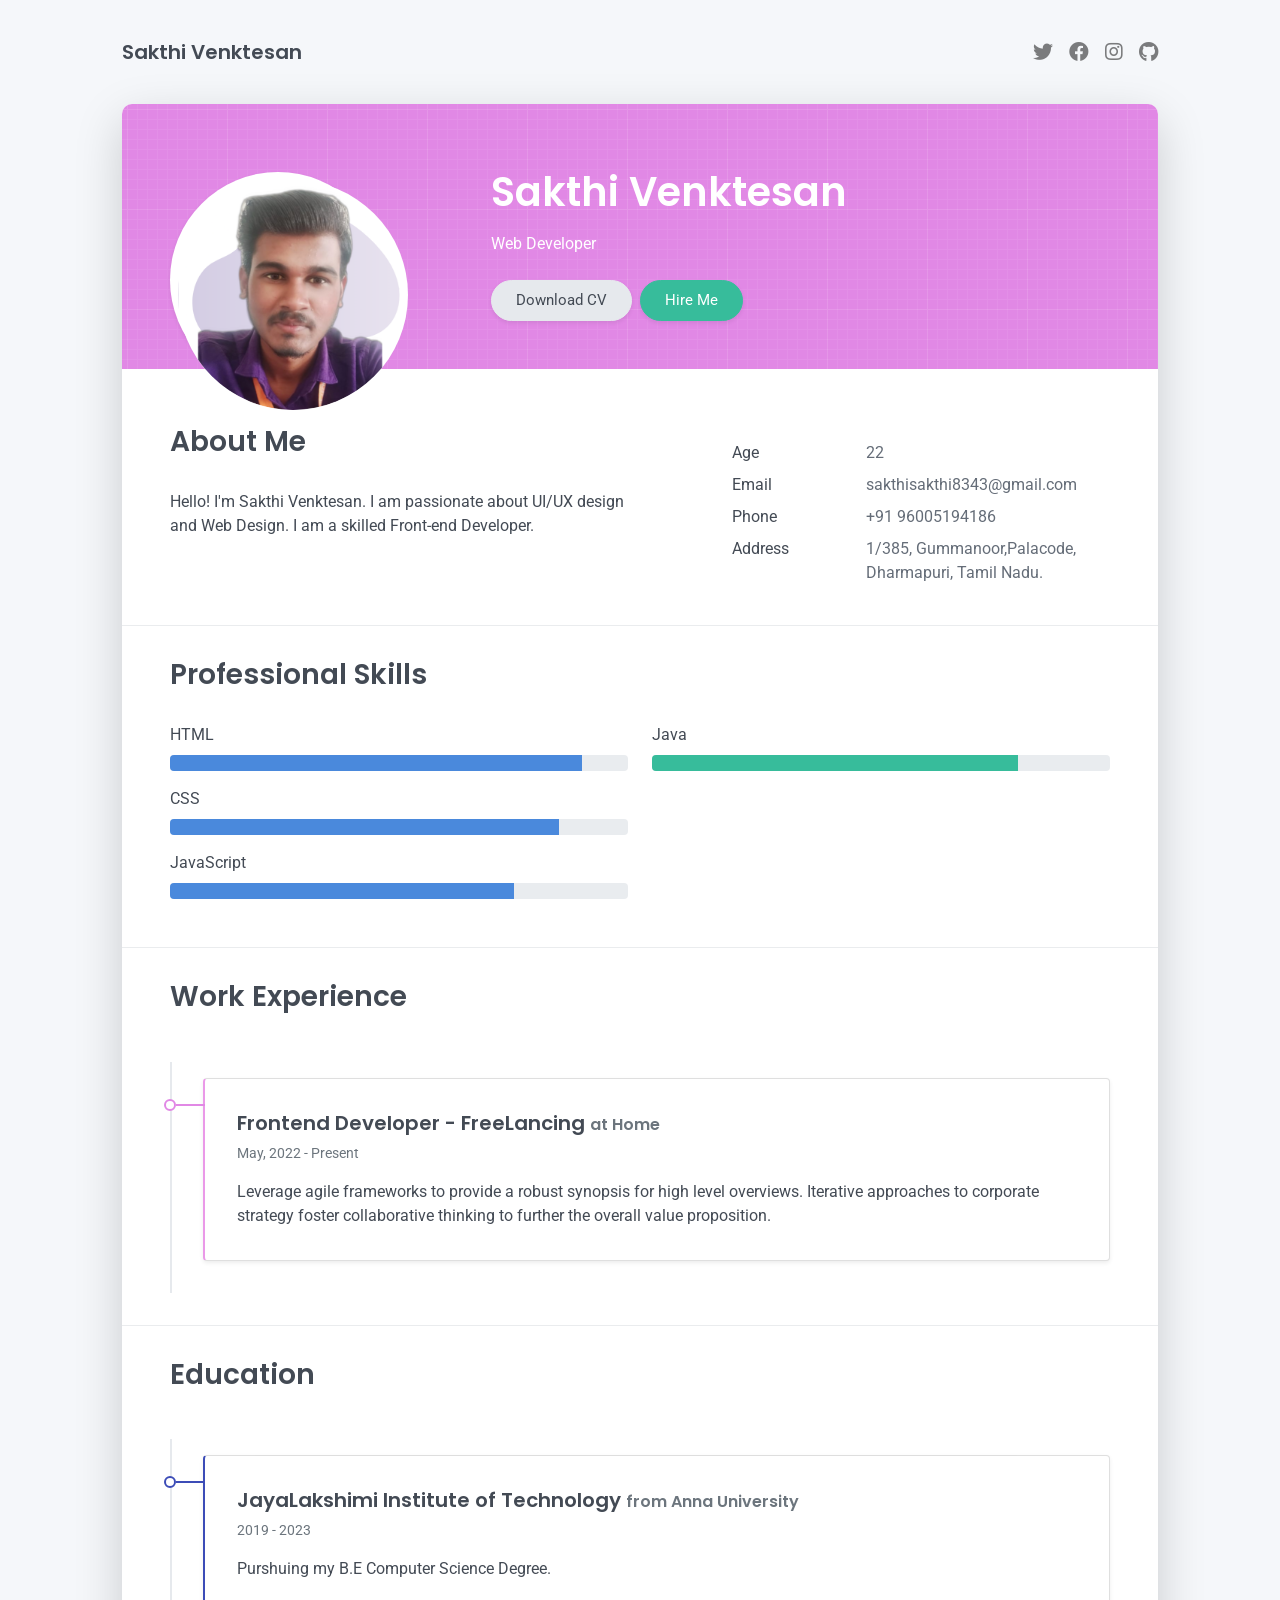
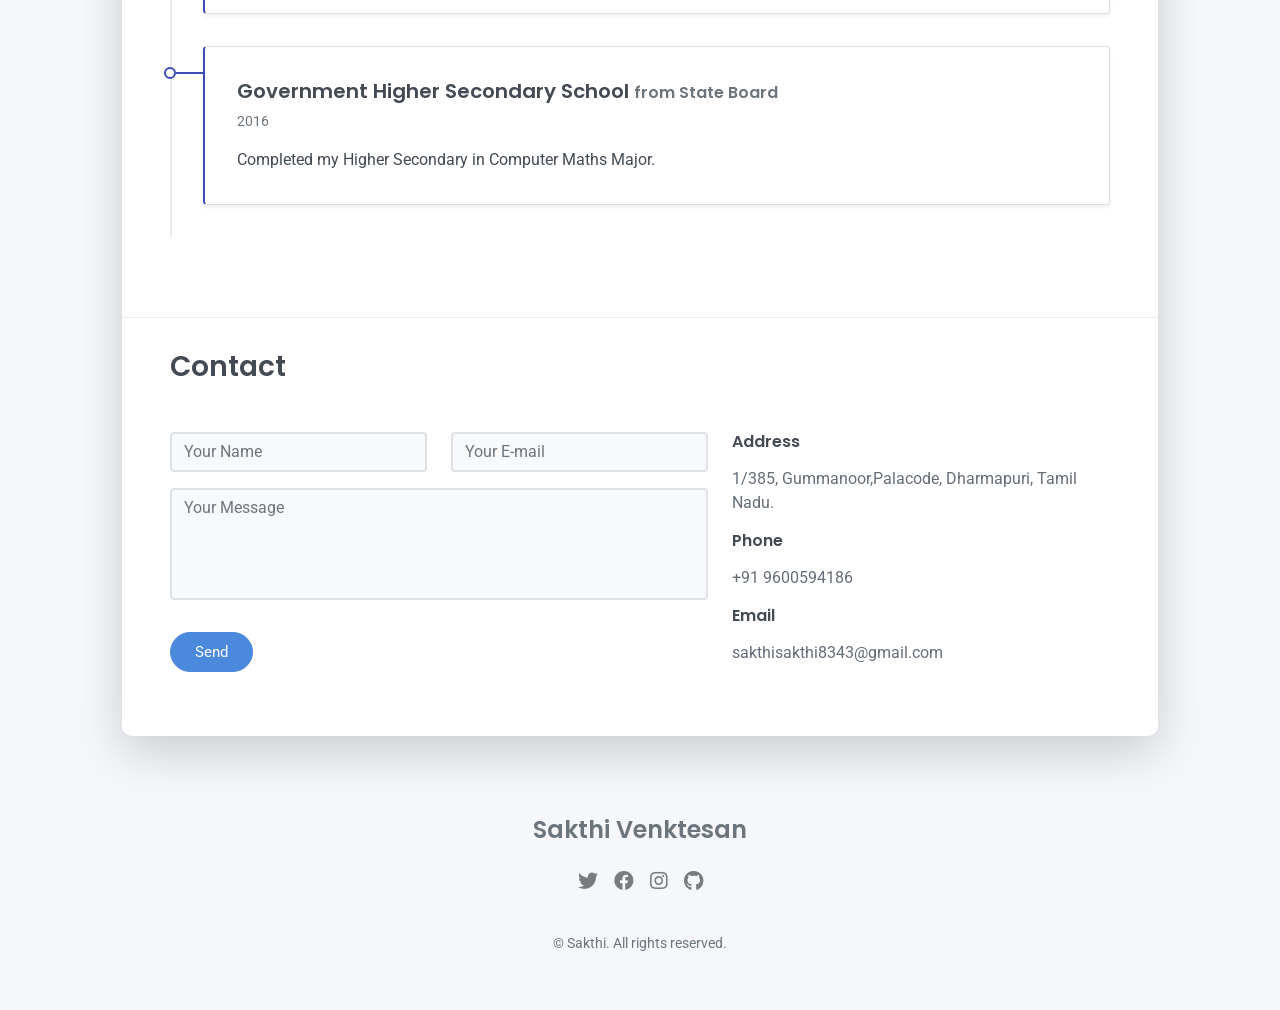
<file: ASSIGNMENTS/TEAM MEMBER-1/Assignment-1/index.html>
<!DOCTYPE html>
<html lang="en-US">
  <head>
    <meta charset="UTF-8" />
    <meta http-equiv="X-UA-Compatible" content="IE=edge" />
    <meta name="viewport" content="width=device-width, initial-scale=1" />
    <title>Sakthi Venktesan</title>
    <link
      rel="preconnect"
      href="https://fonts.gstatic.com"
      crossorigin="crossorigin"
    />
    <link
      rel="preload"
      as="style"
      href="https://fonts.googleapis.com/css2?family=Poppins:wght@600&amp;family=Roboto:wght@300;400;500;700&amp;display=swap"
    />
    <link
      rel="stylesheet"
      href="https://fonts.googleapis.com/css2?family=Poppins:wght@600&amp;family=Roboto:wght@300;400;500;700&amp;display=swap"
      media="print"
      onload="this.media='all'"
    />
    <noscript>
      <link
        rel="stylesheet"
        href="https://fonts.googleapis.com/css2?family=Poppins:wght@600&amp;family=Roboto:wght@300;400;500;700&amp;display=swap"
      />
    </noscript>
    <link href="css/font-awesome/css/all.min.css?ver=1.2.0" rel="stylesheet" />
    <link href="css/bootstrap.min.css?ver=1.2.0" rel="stylesheet" />
    <link href="css/aos.css?ver=1.2.0" rel="stylesheet" />
    <link href="css/main.css?ver=1.2.0" rel="stylesheet" />
    <noscript>
      <style type="text/css">
        [data-aos] {
          opacity: 1 !important;
          transform: translate(0) scale(1) !important;
        }
      </style>
    </noscript>
  </head>
  <body id="top">
    <header class="d-print-none">
      <div class="container text-center text-lg-left">
        <div class="py-3 clearfix">
          <h1 class="site-title mb-0">Sakthi Venktesan</h1>
          <div class="site-nav">
            <nav role="navigation">
              <ul class="nav justify-content-center">
                <li class="nav-item">
                  <a class="nav-link" href="" title="Twitter"
                    ><i class="fab fa-twitter"></i
                    ><span class="menu-title sr-only">Twitter</span></a
                  >
                </li>
                <li class="nav-item">
                  <a class="nav-link" href="" title="Facebook"
                    ><i class="fab fa-facebook"></i
                    ><span class="menu-title sr-only">Facebook</span></a
                  >
                </li>
                <li class="nav-item">
                  <a class="nav-link" href="" title="Instagram"
                    ><i class="fab fa-instagram"></i
                    ><span class="menu-title sr-only">Instagram</span></a
                  >
                </li>
                <li class="nav-item">
                  <a class="nav-link" href="" title="Github"
                    ><i class="fab fa-github"></i
                    ><span class="menu-title sr-only">Github</span></a
                  >
                </li>
              </ul>
            </nav>
          </div>
        </div>
      </div>
    </header>
    <div class="page-content">
      <div class="container">
        <div class="cover shadow-lg bg-white">
          <div class="cover-bg p-3 p-lg-4 text-white">
            <div class="row">
              <div class="col-lg-4 col-md-5">
                <div class="avatar hover-effect bg-white shadow-sm p-1">
                  <img src="images/profile-pic.png" width="230" height="230" />
                </div>
              </div>
              <div class="col-lg-8 col-md-7 text-center text-md-start">
                <h2 class="h1 mt-2" data-aos="fade-left" data-aos-delay="0">
                  Sakthi Venktesan
                </h2>
                <p data-aos="fade-left" data-aos-delay="100">Web Developer</p>
                <div
                  class="d-print-none"
                  data-aos="fade-left"
                  data-aos-delay="200"
                >
                  <a
                    class="btn btn-light text-dark shadow-sm mt-1 me-1"
                    href="#"
                    target="_blank"
                    >Download CV</a
                  ><a class="btn btn-success shadow-sm mt-1" href="#contact"
                    >Hire Me</a
                  >
                </div>
              </div>
            </div>
          </div>
          <div class="about-section pt-4 px-3 px-lg-4 mt-1">
            <div class="row">
              <div class="col-md-6">
                <h2 class="h3 mb-3">About Me</h2>
                <p>
                  Hello! I'm Sakthi Venktesan. I am passionate about UI/UX
                  design and Web Design. I am a skilled Front-end Developer.
                </p>
              </div>
              <div class="col-md-5 offset-md-1">
                <div class="row mt-2">
                  <div class="col-sm-4">
                    <div class="pb-1">Age</div>
                  </div>
                  <div class="col-sm-8">
                    <div class="pb-1 text-secondary">22</div>
                  </div>
                  <div class="col-sm-4">
                    <div class="pb-1">Email</div>
                  </div>
                  <div class="col-sm-8">
                    <div class="pb-1 text-secondary">
                      sakthisakthi8343@gmail.com
                    </div>
                  </div>
                  <div class="col-sm-4">
                    <div class="pb-1">Phone</div>
                  </div>
                  <div class="col-sm-8">
                    <div class="pb-1 text-secondary">+91 96005194186</div>
                  </div>
                  <div class="col-sm-4">
                    <div class="pb-1">Address</div>
                  </div>
                  <div class="col-sm-8">
                    <div class="pb-1 text-secondary">
                      1/385, Gummanoor,Palacode, Dharmapuri, Tamil Nadu.
                    </div>
                  </div>
                </div>
              </div>
            </div>
          </div>
          <hr class="d-print-none" />
          <div class="skills-section px-3 px-lg-4">
            <h2 class="h3 mb-3">Professional Skills</h2>
            <div class="row">
              <div class="col-md-6">
                <div class="mb-2">
                  <span>HTML</span>
                  <div class="progress my-1">
                    <div
                      class="progress-bar bg-primary"
                      role="progressbar"
                      data-aos="zoom-in-right"
                      data-aos-delay="100"
                      data-aos-anchor=".skills-section"
                      style="width: 90%"
                      aria-valuenow="90"
                      aria-valuemin="0"
                      aria-valuemax="100"
                    ></div>
                  </div>
                </div>
                <div class="mb-2">
                  <span>CSS</span>
                  <div class="progress my-1">
                    <div
                      class="progress-bar bg-primary"
                      role="progressbar"
                      data-aos="zoom-in-right"
                      data-aos-delay="200"
                      data-aos-anchor=".skills-section"
                      style="width: 85%"
                      aria-valuenow="85"
                      aria-valuemin="0"
                      aria-valuemax="100"
                    ></div>
                  </div>
                </div>
                <div class="mb-2">
                  <span>JavaScript</span>
                  <div class="progress my-1">
                    <div
                      class="progress-bar bg-primary"
                      role="progressbar"
                      data-aos="zoom-in-right"
                      data-aos-delay="300"
                      data-aos-anchor=".skills-section"
                      style="width: 75%"
                      aria-valuenow="75"
                      aria-valuemin="0"
                      aria-valuemax="100"
                    ></div>
                  </div>
                </div>
              </div>
              <div class="col-md-6">
                <div class="mb-2">
                  <span>Java</span>
                  <div class="progress my-1">
                    <div
                      class="progress-bar bg-success"
                      role="progressbar"
                      data-aos="zoom-in-right"
                      data-aos-delay="400"
                      data-aos-anchor=".skills-section"
                      style="width: 80%"
                      aria-valuenow="90"
                      aria-valuemin="0"
                      aria-valuemax="100"
                    ></div>
                  </div>
                </div>
              </div>
            </div>
          </div>
          <hr class="d-print-none" />
          <div class="work-experience-section px-3 px-lg-4">
            <h2 class="h3 mb-4">Work Experience</h2>
            <div class="timeline">
              <div class="timeline-card timeline-card-primary card shadow-sm">
                <div class="card-body">
                  <div class="h5 mb-1">
                    Frontend Developer - FreeLancing
                    <span class="text-muted h6">at Home</span>
                  </div>
                  <div class="text-muted text-small mb-2">
                    May, 2022 - Present
                  </div>
                  <div>
                    Leverage agile frameworks to provide a robust synopsis for
                    high level overviews. Iterative approaches to corporate
                    strategy foster collaborative thinking to further the
                    overall value proposition.
                  </div>
                </div>
              </div>
            </div>
          </div>
          <hr class="d-print-none" />
          <div class="page-break"></div>
          <div class="education-section px-3 px-lg-4 pb-4">
            <h2 class="h3 mb-4">Education</h2>
            <div class="timeline">
              <div class="timeline-card timeline-card-success card shadow-sm">
                <div class="card-body">
                  <div class="h5 mb-1">
                    JayaLakshimi Institute of Technology
                    <span class="text-muted h6">from Anna University</span>
                  </div>
                  <div class="text-muted text-small mb-2">2019 - 2023</div>
                  <div>Purshuing my B.E Computer Science Degree.</div>
                </div>
              </div>
              <div class="timeline-card timeline-card-success card shadow-sm">
                <div class="card-body">
                  <div class="h5 mb-1">
                    Government Higher Secondary School
                    <span class="text-muted h6">from State Board</span>
                  </div>
                  <div class="text-muted text-small mb-2">2016</div>
                  <div>
                    Completed my Higher Secondary in Computer Maths Major.
                  </div>
                </div>
              </div>
            </div>
          </div>
          <hr class="d-print-none" />
          <div class="contant-section px-3 px-lg-4 pb-4" id="contact">
            <h2 class="h3 text mb-3">Contact</h2>
            <div class="row">
              <div class="col-md-7 d-print-none">
                <div class="my-2">
                  <form action="#" method="POST">
                    <div class="row">
                      <div class="col-6">
                        <input
                          class="form-control"
                          type="text"
                          id="name"
                          name="name"
                          placeholder="Your Name"
                          required
                        />
                      </div>
                      <div class="col-6">
                        <input
                          class="form-control"
                          type="email"
                          id="email"
                          name="_replyto"
                          placeholder="Your E-mail"
                          required
                        />
                      </div>
                    </div>
                    <div class="form-group my-2">
                      <textarea
                        class="form-control"
                        style="resize: none"
                        id="message"
                        name="message"
                        rows="4"
                        placeholder="Your Message"
                        required
                      ></textarea>
                    </div>
                    <button class="btn btn-primary mt-2" type="submit">
                      Send
                    </button>
                  </form>
                </div>
              </div>
              <div class="col">
                <div class="mt-2">
                  <h3 class="h6">Address</h3>
                  <div class="pb-2 text-secondary">
                    1/385, Gummanoor,Palacode, Dharmapuri, Tamil Nadu.
                  </div>
                  <h3 class="h6">Phone</h3>
                  <div class="pb-2 text-secondary">+91 9600594186</div>
                  <h3 class="h6">Email</h3>
                  <div class="pb-2 text-secondary">
                    sakthisakthi8343@gmail.com
                  </div>
                </div>
              </div>
              <div class="col d-none d-print-block">
                <div class="mt-2">
                  <div>
                    <div class="mb-2">
                      <div class="text-dark">
                        <i class="fab fa-twitter mr-1"></i><span></span>
                      </div>
                    </div>
                    <div class="mb-2">
                      <div class="text-dark">
                        <i class="fab fa-facebook mr-1"></i><span></span>
                      </div>
                    </div>
                    <div class="mb-2">
                      <div class="text-dark">
                        <i class="fab fa-instagram mr-1"></i><span></span>
                      </div>
                    </div>
                    <div class="mb-2">
                      <div class="text-dark">
                        <i class="fab fa-github mr-1"></i><span></span>
                      </div>
                    </div>
                  </div>
                </div>
              </div>
            </div>
          </div>
        </div>
      </div>
    </div>
    <footer class="pt-4 pb-4 text-muted text-center d-print-none">
      <div class="container">
        <div class="my-3">
          <div class="h4">Sakthi Venktesan</div>
          <div class="footer-nav">
            <nav role="navigation">
              <ul class="nav justify-content-center">
                <li class="nav-item">
                  <a class="nav-link" href="" title="Twitter"
                    ><i class="fab fa-twitter"></i
                    ><span class="menu-title sr-only">Twitter</span></a
                  >
                </li>
                <li class="nav-item">
                  <a class="nav-link" href="" title="Facebook"
                    ><i class="fab fa-facebook"></i
                    ><span class="menu-title sr-only">Facebook</span></a
                  >
                </li>
                <li class="nav-item">
                  <a class="nav-link" href="" title="Instagram"
                    ><i class="fab fa-instagram"></i
                    ><span class="menu-title sr-only">Instagram</span></a
                  >
                </li>
                <li class="nav-item">
                  <a class="nav-link" href="" title="Github"
                    ><i class="fab fa-github"></i
                    ><span class="menu-title sr-only">Github</span></a
                  >
                </li>
              </ul>
            </nav>
          </div>
        </div>
        <div class="text-small">
          <div class="mb-1">&copy; Sakthi. All rights reserved.</div>
        </div>
      </div>
    </footer>
    <script src="scripts/bootstrap.bundle.min.js?ver=1.2.0"></script>
    <script src="scripts/aos.js?ver=1.2.0"></script>
    <script src="scripts/main.js?ver=1.2.0"></script>
  </body>
</html>
</file>
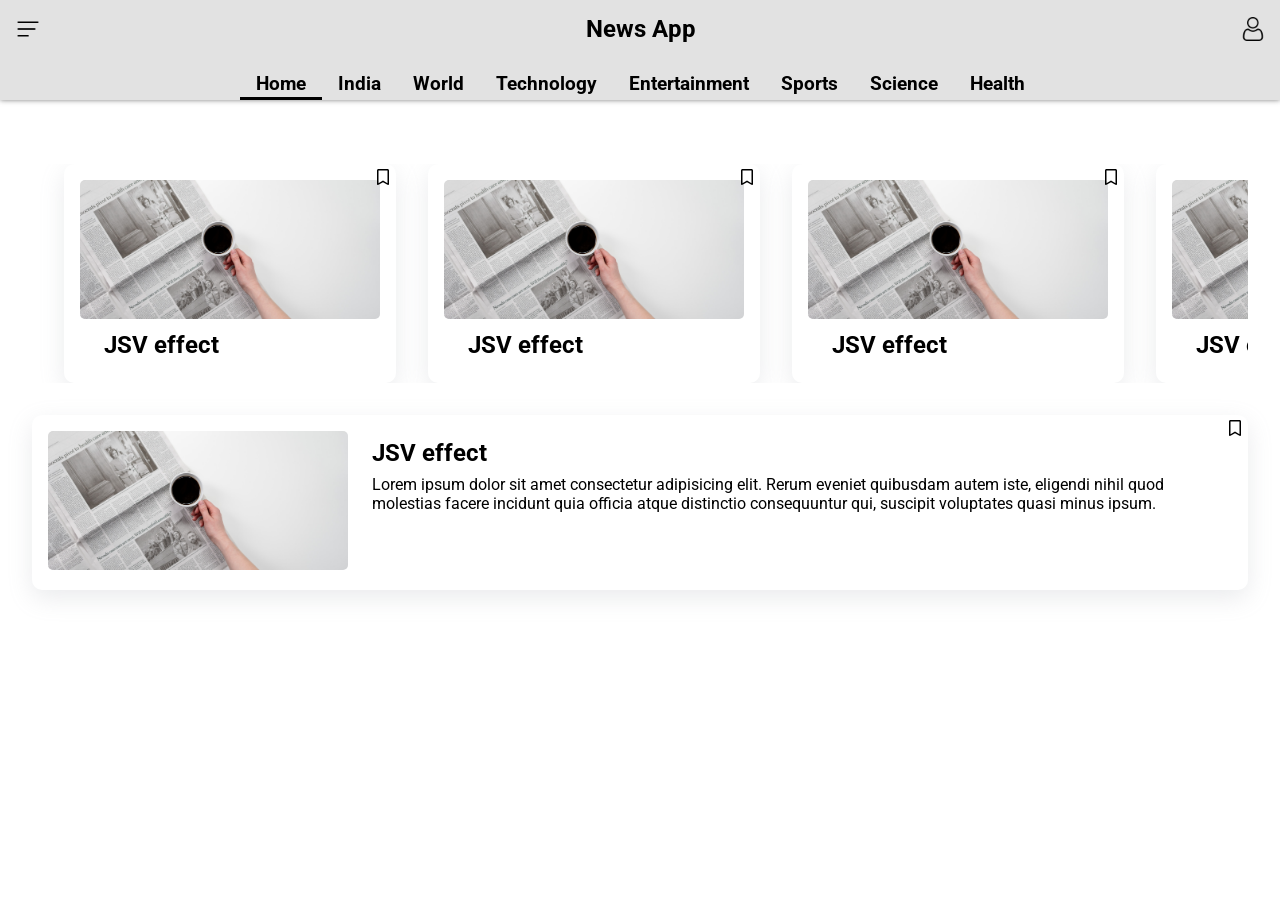
<file: Final Deliverables/Final Code/frontend/pages/index.html>
<!DOCTYPE html>
<html lang="en">
<head>
    <meta charset="UTF-8">
    <meta http-equiv="X-UA-Compatible" content="IE=edge">
    <meta name="viewport" content="width=device-width, initial-scale=1.0">
    <link rel="stylesheet" href="../css/index.css">
    <title>Document</title>
</head>
<body>
    <nav id="head_nav">
        <div class="title_container">
            <img id="ham_icon" src="../assets/hamburger 1.svg" alt="ham_icon">
            <h1 id="app_name">News App</h1>
            <!-- <div class="search_container">
                <input type="text" 
                    id="search_box"
                    placeholder="Search for topics, locations and resources"
                >
            </div> -->
            <img id="user_icon" src="../assets/user 1.svg" alt="user_icon">
            <div class="profile_div display_none">
                <a class="bookmarked_link" href="./bookmarks.html"><h3 class="bookmarked">Bookmarks</h3></a>
                <h3 class="logout">Logout</h3>
            </div>
        </div>
        <div class="menu_container">
            <h3 class="nav_button selected_nav_item">Home</h3>
            <h3 class="nav_button">India</h3>
            <h3 class="nav_button">World</h3>
            <h3 class="nav_button">Technology</h3>
            <h3 class="nav_button">Entertainment</h3>
            <h3 class="nav_button">Sports</h3>
            <h3 class="nav_button">Science</h3>
            <h3 class="nav_button">Health</h3>
        </div>
    </nav>

    <section id="home">

        <div class="horizontal_content">
            <div class="news_wrapper">
                <img class="bookmark" src="../assets/bookmark-regular.svg" alt="" />
                <a class="news_cont" href="./news.html">
                    <div class="img_cont">
                        <img src="../assets/pexels-cottonbro-3944418 1.png" alt="" class="news_thumbnail">
                    </div>
                    <div class="news_content">
                        <h2 class="news_heading">JSV effect</h2>
                    </div>
                </a>
            </div>
            <div class="news_wrapper">
                <img class="bookmark" src="../assets/bookmark-regular.svg" alt="" />
                <a class="news_cont" href="./news.html">
                    <div class="img_cont">
                        <img src="../assets/pexels-cottonbro-3944418 1.png" alt="" class="news_thumbnail">
                    </div>
                    <div class="news_content">
                        <h2 class="news_heading">JSV effect</h2>
                    </div>
                </a>
            </div>
            <div class="news_wrapper">
                <img class="bookmark" src="../assets/bookmark-regular.svg" alt="" />
                <a class="news_cont" href="./news.html">
                    <div class="img_cont">
                        <img src="../assets/pexels-cottonbro-3944418 1.png" alt="" class="news_thumbnail">
                    </div>
                    <div class="news_content">
                        <h2 class="news_heading">JSV effect</h2>
                    </div>
                </a>
            </div>
            <div class="news_wrapper">
                <img class="bookmark" src="../assets/bookmark-regular.svg" alt="" />
                <a class="news_cont" href="./news.html">
                    <div class="img_cont">
                        <img src="../assets/pexels-cottonbro-3944418 1.png" alt="" class="news_thumbnail">
                    </div>
                    <div class="news_content">
                        <h2 class="news_heading">JSV effect</h2>
                    </div>
                </a>
            </div>
        </div>

        <div class="news_wrapper">
            <img class="bookmark" src="../assets/bookmark-regular.svg" alt="" />
            <a class="news_cont" href="./news.html">
                <div class="img_cont">
                    <img src="../assets/pexels-cottonbro-3944418 1.png" alt="" class="news_thumbnail">
                </div>
                <div class="news_content">
                    <h2 class="news_heading">JSV effect</h2>
                    <p>Lorem ipsum dolor sit amet consectetur adipisicing elit. Rerum eveniet quibusdam autem iste, eligendi nihil quod molestias facere incidunt quia officia atque distinctio consequuntur qui, suscipit voluptates quasi minus ipsum.</p>
                </div>
            </a>
        </div>
        
    </section>
<script src="../js/main.js"></script>
<script src="../js/index.js" type="module"></script>
</body>
</html>
</file>
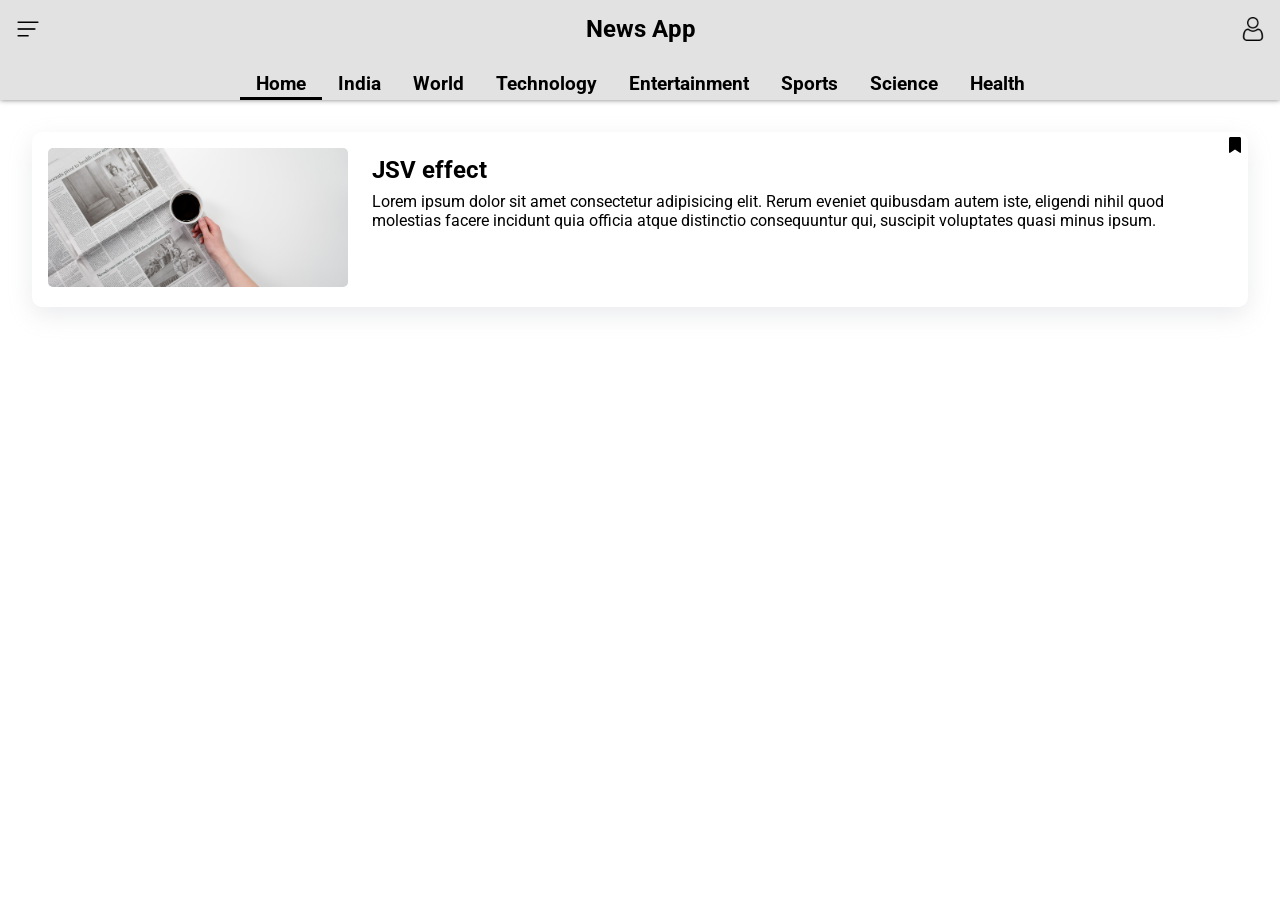
<file: Final Deliverables/Final Code/frontend/pages/bookmarks.html>
<!DOCTYPE html>
<html lang="en">
<head>
    <meta charset="UTF-8">
    <meta http-equiv="X-UA-Compatible" content="IE=edge">
    <meta name="viewport" content="width=device-width, initial-scale=1.0">
    <link rel="stylesheet" href="../css/bookmarks.css">
    <title>Document</title>
</head>
<body>
    <nav id="head_nav">
        <div class="title_container">
            <img id="ham_icon" src="../assets/hamburger 1.svg" alt="ham_icon">
            <h1 id="app_name">News App</h1>
            <!-- <div class="search_container">
                <input type="text" 
                    id="search_box"
                    placeholder="Search for topics, locations and resources"
                >
            </div> -->
            <img id="user_icon" src="../assets/user 1.svg" alt="user_icon">
            <div class="profile_div display_none">
                <a class="bookmarked_link" href="./bookmarks.html"><h3 class="bookmarked">Bookmarks</h3></a>
                <h3 class="logout">Logout</h3>
            </div>
        </div>
        <div class="menu_container">
            <h3 class="nav_button selected_nav_item">Home</h3>
            <h3 class="nav_button">India</h3>
            <h3 class="nav_button">World</h3>
            <h3 class="nav_button">Technology</h3>
            <h3 class="nav_button">Entertainment</h3>
            <h3 class="nav_button">Sports</h3>
            <h3 class="nav_button">Science</h3>
            <h3 class="nav_button">Health</h3>
        </div>
    </nav>

    <section id="home">

        <div class="news_wrapper">
            <img class="bookmark" src="../assets/bookmark-solid.svg" alt="" />
            <a class="news_cont" href="./news.html">
                <div class="img_cont">
                    <img src="../assets/pexels-cottonbro-3944418 1.png" alt="" class="news_thumbnail">
                </div>
                <div class="news_content">
                    <h2 class="news_heading">JSV effect</h2>
                    <p>Lorem ipsum dolor sit amet consectetur adipisicing elit. Rerum eveniet quibusdam autem iste, eligendi nihil quod molestias facere incidunt quia officia atque distinctio consequuntur qui, suscipit voluptates quasi minus ipsum.</p>
                </div>
            </a>
        </div>
        
    </section>
<script src="../js/main.js"></script>
</body>
</html>
</file>
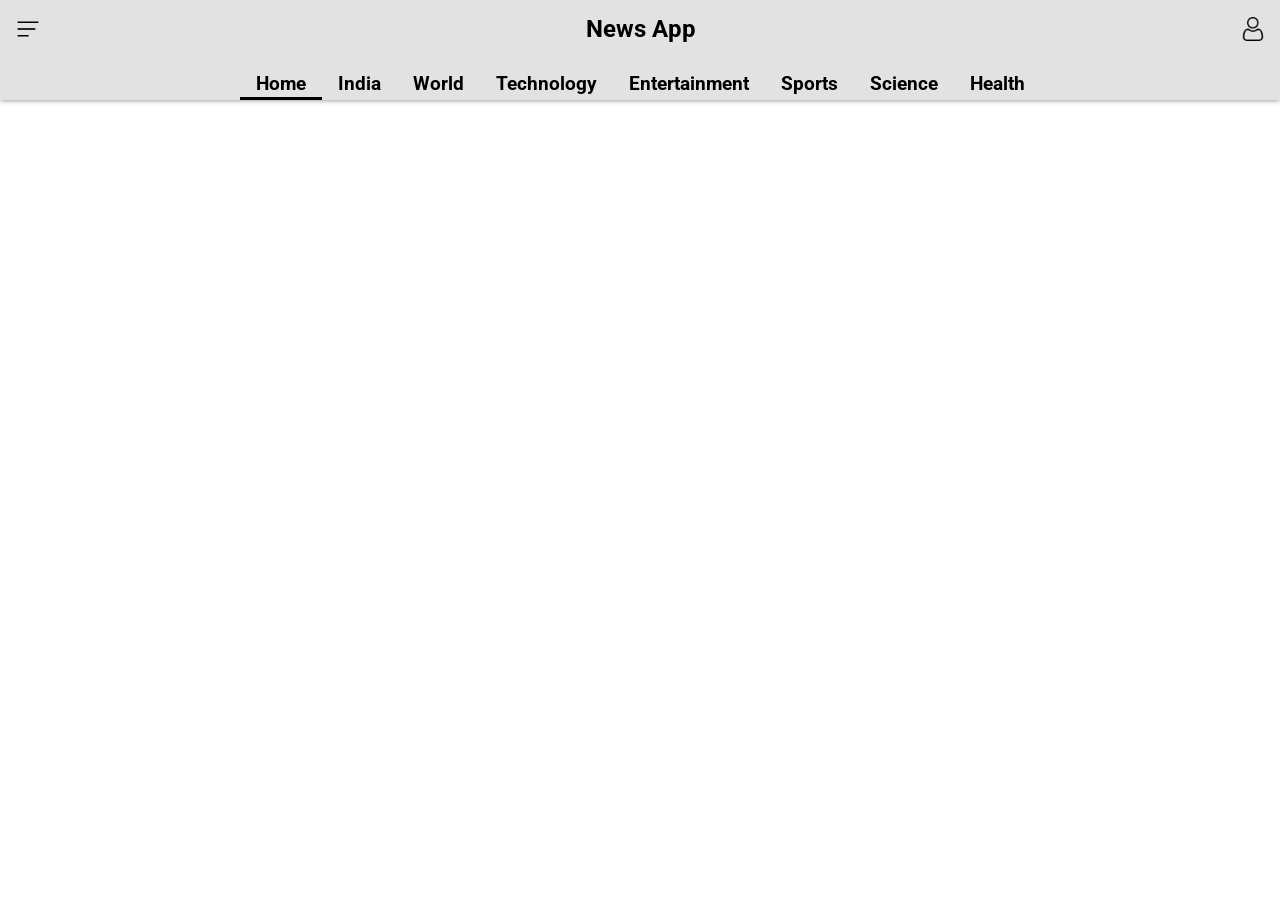
<file: Final Deliverables/Final Code/frontend/pages/news.html>
<!DOCTYPE html>
<html lang="en">
<head>
    <meta charset="UTF-8">
    <meta http-equiv="X-UA-Compatible" content="IE=edge">
    <meta name="viewport" content="width=device-width, initial-scale=1.0">
    <link rel="stylesheet" href="../css/news.css">
    <title>Document</title>
</head>
<body>
    <nav id="head_nav">
        <div class="title_container">
            <img id="ham_icon" src="../assets/hamburger 1.svg" alt="ham_icon">
            <h1 id="app_name">News App</h1>
            <!-- <div class="search_container">
                <input type="text" 
                    id="search_box"
                    placeholder="Search for topics, locations and resources"
                >
            </div> -->
            <img id="user_icon" src="../assets/user 1.svg" alt="user_icon">
            <div class="profile_div display_none">
                <h3 class="logout">Logout</h3>
            </div>
        </div>
        <div class="menu_container">
            <h3 class="selected_nav_item">Home</h3>
            <h3>India</h3>
            <h3>World</h3>
            <h3>Technology</h3>
            <h3>Entertainment</h3>
            <h3>Sports</h3>
            <h3>Science</h3>
            <h3>Health</h3>
        </div>
    </nav>
    <iframe src="" frameborder="0">
        <!-- news API -->
    </iframe>

    <script src="../js/main.js"></script>
</body>
</html>
</file>
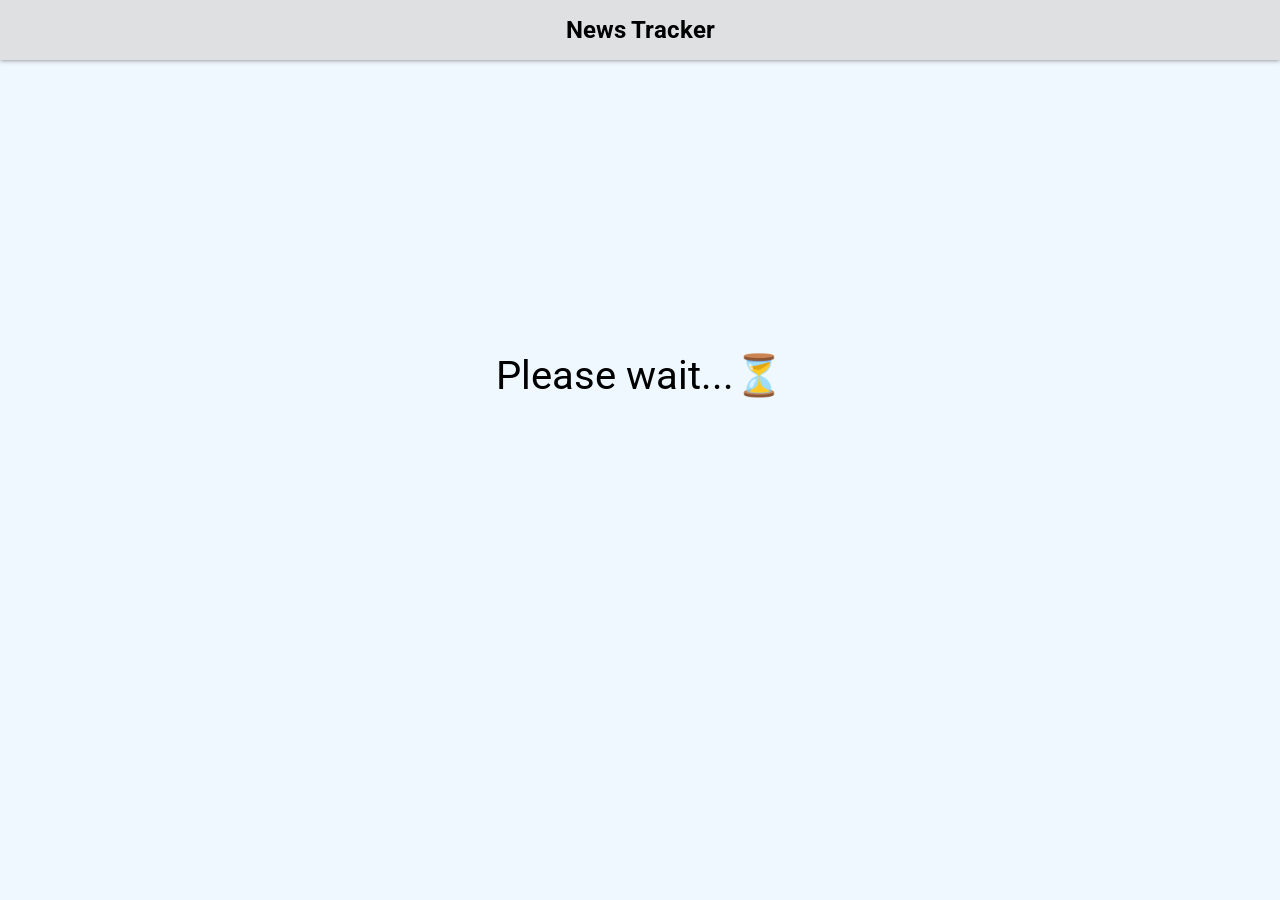
<file: Final Deliverables/Final Code/frontend/pages/verify.html>
<!DOCTYPE html>
<html lang="en">
  <head>
    <meta charset="UTF-8" />
    <meta http-equiv="X-UA-Compatible" content="IE=edge" />
    <meta name="viewport" content="width=device-width, initial-scale=1.0" />
    <link rel="stylesheet" href="../css/verify.css" />
    <title>Verify</title>
  </head>
  <body>
    <nav id="head_nav">
      <div class="title_container">
        <h1 id="app_name">News Tracker</h1>
      </div>
    </nav>
    <div class="status-cont">
      <div class="welcome-text">Please wait...⏳</div>
    </div>
  </body>
  <script src="../js/verify.js" type="module"></script>
</html>
</file>
<file: ASSIGNMENTS/TEAM MEMBER-1/Assignment-1/css/main.css>
/* Buttons */
/* Inputs */
/* Timeline custom component */
.timeline {
  border-left: 2px solid #e6e9ed;
  padding: 1rem 0;
}

.timeline-card {
  position: relative;
  margin-left: 31px;
  border-left: 2px solid;
  margin-bottom: 2rem;
}

.timeline-card:last-child {
  margin-bottom: 1rem;
}

.timeline-card:before {
  content: "";
  display: inline-block;
  position: absolute;
  background-color: #fff;
  border-radius: 10px;
  width: 12px;
  height: 12px;
  top: 20px;
  left: -41px;
  border: 2px solid;
  z-index: 2;
}

.timeline-card:after {
  content: "";
  display: inline-block;
  position: absolute;
  background-color: currentColor;
  width: 29px;
  height: 2px;
  top: 25px;
  left: -29px;
  z-index: 1;
}

.timeline-card-primary {
  border-left-color: #ea99e8;
}

.timeline-card-primary:before {
  border-color: #e188e5;
}

.timeline-card-primary:after {
  background-color: #e188e5;
}

.timeline-card-success {
  border-left-color: #3c4cb7;
}

.timeline-card-success:before {
  border-color: #3c4cb7;
}

.timeline-card-success:after {
  background-color: #3c4cb7;
}

html {
  scroll-behavior: smooth;
}

.site-title {
  font-size: 1.25rem;
  line-height: 2.5rem;
}

.nav-link {
  padding: 0;
  font-size: 1.25rem;
  line-height: 2.5rem;
  color: rgba(0, 0, 0, 0.5);
}

.nav-link:hover,
.nav-link:focus,
.active .nav-link {
  color: rgba(0, 0, 0, 0.8);
}

.nav-item + .nav-item {
  margin-left: 1rem;
}

.cover {
  border-radius: 10px;
}

.cover-bg {
  background-color: #e188e5;
  background-image: url("data:image/svg+xml,%3Csvg xmlns='http://www.w3.org/2000/svg' width='100' height='100' viewBox='0 0 100 100'%3E%3Cg fill-rule='evenodd'%3E%3Cg fill='%23ffffff' fill-opacity='0.12'%3E%3Cpath opacity='.5' d='M96 [base64] 0v-9h-9v9h9zm-10 0v-9h-9v9h9zm-10 0v-9h-9v9h9zm-10 0v-9h-9v9h9zm-10 0v-9h-9v9h9zm-10 0v-9h-9v9h9zm-10 0v-9h-9v9h9zm-10 0v-9h-9v9h9zm-9-10h9v-9h-9v9zm10 0h9v-9h-9v9zm10 0h9v-9h-9v9zm10 0h9v-9h-9v9zm10 0h9v-9h-9v9zm10 0h9v-9h-9v9zm10 0h9v-9h-9v9zm10 0h9v-9h-9v9zm9-10v-9h-9v9h9zm-10 0v-9h-9v9h9zm-10 0v-9h-9v9h9zm-10 0v-9h-9v9h9zm-10 0v-9h-9v9h9zm-10 0v-9h-9v9h9zm-10 0v-9h-9v9h9zm-10 0v-9h-9v9h9zm-9-10h9v-9h-9v9zm10 0h9v-9h-9v9zm10 0h9v-9h-9v9zm10 0h9v-9h-9v9zm10 0h9v-9h-9v9zm10 0h9v-9h-9v9zm10 0h9v-9h-9v9zm10 0h9v-9h-9v9zm9-10v-9h-9v9h9zm-10 0v-9h-9v9h9zm-10 0v-9h-9v9h9zm-10 0v-9h-9v9h9zm-10 0v-9h-9v9h9zm-10 0v-9h-9v9h9zm-10 0v-9h-9v9h9zm-10 0v-9h-9v9h9zm-9-10h9v-9h-9v9zm10 0h9v-9h-9v9zm10 0h9v-9h-9v9zm10 0h9v-9h-9v9zm10 0h9v-9h-9v9zm10 0h9v-9h-9v9zm10 0h9v-9h-9v9zm10 0h9v-9h-9v9zm9-10v-9h-9v9h9zm-10 0v-9h-9v9h9zm-10 0v-9h-9v9h9zm-10 0v-9h-9v9h9zm-10 0v-9h-9v9h9zm-10 0v-9h-9v9h9zm-10 0v-9h-9v9h9zm-10 0v-9h-9v9h9zm-9-10h9v-9h-9v9zm10 0h9v-9h-9v9zm10 0h9v-9h-9v9zm10 0h9v-9h-9v9zm10 0h9v-9h-9v9zm10 0h9v-9h-9v9zm10 0h9v-9h-9v9zm10 0h9v-9h-9v9z'/%3E%3Cpath d='M6 5V0H5v5H0v1h5v94h1V6h94V5H6z'/%3E%3C/g%3E%3C/g%3E%3C/svg%3E");
  border-radius: 10px 10px 0 0;
}

.avatar {
  max-width: 216px;
  max-height: 216px;
  margin-top: 20px;
  text-align: center;
  margin-left: auto;
  margin-right: auto;
  border-radius: 50%;
}
.avatar img {
  border-radius: 50%;
}
footer a:not(.nav-link) {
  color: inherit;
  border-bottom: 1px dashed;
  text-decoration: none;
  cursor: pointer;
}

@media (min-width: 48em) {
  .site-title {
    float: left;
  }
  .site-nav {
    float: right;
  }
  .avatar {
    margin-bottom: -80px;
    margin-left: 0;
  }
}

@media print {
  body {
    background-color: #fff;
  }
  .container {
    width: auto;
    max-width: 100%;
    padding: 0;
  }
  .cover,
  .cover-bg {
    border-radius: 0;
  }
  .cover.shadow-lg {
    box-shadow: none !important;
  }
  .cover-bg {
    padding: 5rem !important;
    padding-bottom: 10px !important;
  }
  .avatar {
    margin-top: -10px;
  }
  .about-section {
    padding: 6.5rem 5rem 2rem !important;
  }
  .skills-section,
  .work-experience-section,
  .education-section,
  .contant-section {
    padding: 1.5rem 5rem 2rem !important;
  }
  .page-break {
    padding-top: 5rem;
    page-break-before: always;
  }
}
</file>
<file: Final Deliverables/Final Code/frontend/css/index.css>
@import url('https://fonts.googleapis.com/css2?family=Roboto:wght@100;300&display=swap');

* {
    padding: 0;
    margin: 0;
    box-sizing: border-box;
    font-family: 'Roboto', sans-serif;
}
body {
    display: flex;
    flex-direction: column;
    width: 100vw;
    /* background-image: url("../assets/pexels-cottonbro-3944418\ 1.png");
    background-repeat: none;
    background-size: cover; */
}

nav {
    display: flex;
    flex-direction: column;
    justify-content: space-between;
    align-items: center;
    margin: auto;
    min-width: 100%;
    box-shadow: 0 0 5px rgba(35, 35, 35, 0.584);
    /* padding: 1rem; */
    background-color: #d9d9d9be;
    height: 100px;
}

.title_container {
    display: flex;
    justify-content: space-between;
    align-items: center;
    width: 100%;
    margin: auto;
}

.search_container {
    display: flex;
    justify-content: space-between;
    padding: 5px;
}

.menu_container {
    display: flex;
}
.menu_container h3 {
    cursor: pointer;
    padding: 1rem 1rem 0.1rem 1rem;
}
.selected_nav_item {
    border-bottom: solid 3px black;
}

#ham_icon {
    padding: 1rem;
}
#user_icon {
    padding: 1rem;
    cursor: pointer;
}
.profile_div {
    display: flex;
    flex-direction: column;
    position: absolute;
    top: 50px;
    right: 0;
    box-shadow: 0 0 3px black;
    border-radius: 3px;
    background-color: rgb(232, 232, 232);
}
.bookmarked_link {
    border-radius: 3px;
    padding: 0.4rem 2rem;
    cursor: pointer;
    text-decoration: none;
    color: inherit;
}
.logout, .bookmarked_link {
    border-radius: 3px;
    padding: 0.4rem 2rem;
    cursor: pointer;
}
.logout:hover, .bookmarked_link:hover {
    background-color: rgb(255, 255, 255);
}

#home {
    display: flex;
    flex-direction: column;
    justify-content: flex-start;
    align-items: center;
    width: 100%;
    padding: 2rem 2rem 0 2rem;
}

.news_wrapper {
    position: relative;
    display: flex;
    box-shadow: rgba(149, 157, 165, 0.2) 0px 8px 24px;
    transition: 0.5s ease;
    border-radius: 10px;
    padding: 1rem;
    margin-bottom: 1rem;
}

.news_cont {
    display: flex;
    text-decoration: none;
    color: inherit;
}
.news_wrapper:hover {
    box-shadow: rgba(17, 17, 26, 0.1) 0px 1px 0px, rgba(17, 17, 26, 0.1) 0px 8px 24px, rgba(17, 17, 26, 0.1) 0px 16px 48px;
}

.news_thumbnail {
    border-radius: 5px;
    width: 300px;
    height: auto;
}
.news_content {
    padding-left: 1.5rem;
}
.news_content h2 {
    padding-top: 0.5rem;
    padding-bottom: 0.5rem;
}

.horizontal_content {
    display: flex;
    padding: 0 1rem;
    margin: 2rem 0;
    max-width: 100%;
    overflow-x: scroll;
}
.horizontal_content>div {
    position: relative;
    display: flex;
    padding: 1rem;
    margin: 0 1rem;
}
.horizontal_content .news_cont{
    display: flex;
    flex-direction: column;
}
.bookmark {
    position: absolute;
    right: 5px;
    top: 5px;
    height: 1rem;
    width: 1rem;
    cursor: pointer;
}

.display_none {
    display: none;
}
</file>
<file: Final Deliverables/Final Code/frontend/css/bookmarks.css>
@import url('https://fonts.googleapis.com/css2?family=Roboto:wght@100;300&display=swap');

* {
    padding: 0;
    margin: 0;
    box-sizing: border-box;
    font-family: 'Roboto', sans-serif;
}
body {
    display: flex;
    flex-direction: column;
    width: 100vw;
    /* background-image: url("../assets/pexels-cottonbro-3944418\ 1.png");
    background-repeat: none;
    background-size: cover; */
}

nav {
    display: flex;
    flex-direction: column;
    justify-content: space-between;
    align-items: center;
    margin: auto;
    min-width: 100%;
    box-shadow: 0 0 5px rgba(35, 35, 35, 0.584);
    /* padding: 1rem; */
    background-color: #d9d9d9be;
    height: 100px;
}

.title_container {
    display: flex;
    justify-content: space-between;
    align-items: center;
    width: 100%;
    margin: auto;
}

.search_container {
    display: flex;
    justify-content: space-between;
    padding: 5px;
}

.menu_container {
    display: flex;
}
.menu_container h3 {
    cursor: pointer;
    padding: 1rem 1rem 0.1rem 1rem;
}
.selected_nav_item {
    border-bottom: solid 3px black;
}

#ham_icon {
    padding: 1rem;
}
#user_icon {
    padding: 1rem;
    cursor: pointer;
}
.profile_div {
    display: flex;
    flex-direction: column;
    position: absolute;
    top: 50px;
    right: 0;
    box-shadow: 0 0 3px black;
    border-radius: 3px;
    background-color: rgb(232, 232, 232);
}
.bookmarked_link {
    border-radius: 3px;
    padding: 0.4rem 2rem;
    cursor: pointer;
    text-decoration: none;
    color: inherit;
}
.logout, .bookmarked_link {
    border-radius: 3px;
    padding: 0.4rem 2rem;
    cursor: pointer;
}
.logout:hover, .bookmarked_link:hover {
    background-color: rgb(255, 255, 255);
}

#home {
    display: flex;
    flex-direction: column;
    justify-content: flex-start;
    align-items: center;
    width: 100%;
    padding: 2rem 2rem 0 2rem;
}

.news_wrapper {
    position: relative;
    display: flex;
    box-shadow: rgba(149, 157, 165, 0.2) 0px 8px 24px;
    transition: 0.5s ease;
    border-radius: 10px;
    padding: 1rem;
    margin-bottom: 1rem;
}

.news_cont {
    display: flex;
    text-decoration: none;
    color: inherit;
}
.news_wrapper:hover {
    box-shadow: rgba(17, 17, 26, 0.1) 0px 1px 0px, rgba(17, 17, 26, 0.1) 0px 8px 24px, rgba(17, 17, 26, 0.1) 0px 16px 48px;
}

.news_thumbnail {
    border-radius: 5px;
    width: 300px;
    height: auto;
}
.news_content {
    padding-left: 1.5rem;
}
.news_content h2 {
    padding-top: 0.5rem;
    padding-bottom: 0.5rem;
}

.bookmark {
    position: absolute;
    right: 5px;
    top: 5px;
    height: 1rem;
    width: 1rem;
    cursor: pointer;
}

.display_none {
    display: none;
}
</file>
<file: Final Deliverables/Final Code/frontend/css/news.css>
@import url('https://fonts.googleapis.com/css2?family=Roboto:wght@100;300&display=swap');

* {
    padding: 0;
    margin: 0;
    box-sizing: border-box;
    font-family: 'Roboto', sans-serif;
}
body {
    display: flex;
    flex-direction: column;
    width: 100vw;
    /* background-image: url("../assets/pexels-cottonbro-3944418\ 1.png");
    background-repeat: none;
    background-size: cover; */
}

nav {
    display: flex;
    flex-direction: column;
    justify-content: space-between;
    align-items: center;
    margin: auto;
    min-width: 100%;
    box-shadow: 0 0 5px rgba(35, 35, 35, 0.584);
    /* padding: 1rem; */
    background-color: #d9d9d9be;
    height: 100px;
}

.title_container {
    display: flex;
    justify-content: space-between;
    align-items: center;
    width: 100%;
    margin: auto;
}

.search_container {
    display: flex;
    justify-content: space-between;
    padding: 5px;
}

.menu_container {
    display: flex;
}
.menu_container h3 {
    padding: 1rem 1rem 0.1rem 1rem;
    cursor: pointer;
}
.menu_container h3:first-child {
    border-bottom: solid 3px black;
}

#ham_icon {
    padding: 1rem;
}
#user_icon {
    padding: 1rem;
    cursor: pointer;
}
.profile_div {
    display: flex;
    position: absolute;
    top: 50px;
    right: 0;
    box-shadow: 0 0 3px black;
    border-radius: 3px;
}
.logout {
    padding: 0.4rem 2rem;
}

#home {
    display: flex;
    flex-direction: column;
    justify-content: flex-start;
    align-items: center;
    width: 100%;
    padding: 2rem 2rem 0 2rem;
}
.display_none {
    display: none;
}
</file>
<file: Final Deliverables/Final Code/frontend/css/verify.css>
@import url('https://fonts.googleapis.com/css2?family=Roboto:wght@100;300&display=swap');

*,*::before,*::after{
    margin: 0;
    padding: 0;
    box-sizing: border-box;
    font-family: 'Roboto', sans-serif;
}
body{
    background-color: aliceblue;
    min-height: 100vh;
}
nav {
    display: flex;
    flex-direction: column;
    justify-content: space-between;
    align-items: center;
    margin: auto;
    min-width: 100%;
    box-shadow: 0 0 5px rgba(35, 35, 35, 0.584);
    background-color: #d9d9d9be;
    padding: 1rem;
}

.status-cont{
    display: flex;
    min-height: 70vh;
    flex-direction: column;
    align-items: center;
    justify-content: center;
    font-weight: medium;
    text-align: center;
    padding: 1rem;
}

.welcome-text{
    font-size: 2.5rem;
}

.sub-text{
    font-size: 1.5rem;
}
</file>
